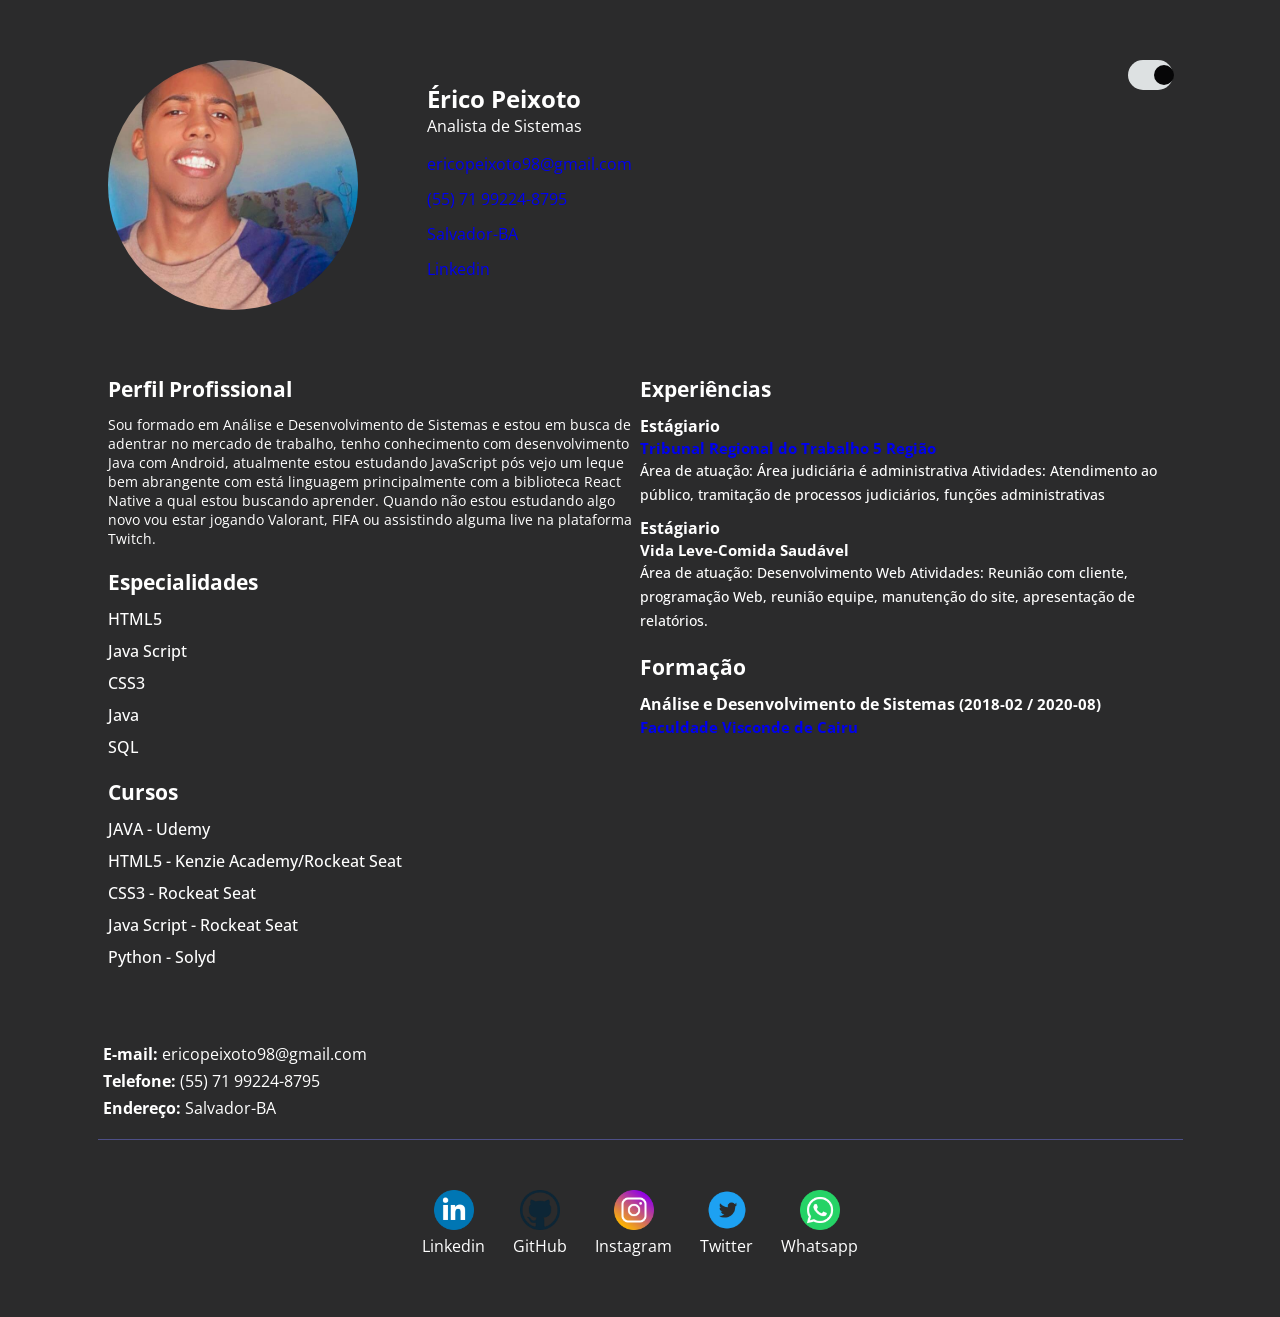
<file: index.html>
<!DOCTYPE html>
<html lang="pt-br">

<head>
    <meta charset="UTF-8">
    <meta http-equiv="X-UA-Compatible" content="IE=edge">
    <meta name="viewport" content="width=device-width, initial-scale=1.0">
    <title>Portfólio</title>
    <link rel="stylesheet" href="./assets/css/style.css">
    <link rel="preconnect" href="https://fonts.gstatic.com">
    <link href="https://fonts.googleapis.com/css2?family=Open+Sans:wght@400;600&display=swap" rel="stylesheet"> 
</head>

<body>
    
    <input type="checkbox" class="ativar-dark" id="ativar-dark" checked >
    <div class="dark-mode">
    <header>

        <div class="container">
         
            <label for="ativar-dark">
                <span></span>
            </label>
            <div class="linha">
                <!--  CAIXA FOTO DE PERFIL-->
                <div class="coluna coluna-esquerda">
                    <figure>
                        <img src="./assets/img/minhafoto.jpg" alt="Érico Peixoto">
                        <figcaption class="hidden">Érico Peixoto</figcaption>
                    </figure>
                </div>

                <!-- INFORMAÇÕES PESSOAIS -->
                <div class="coluna coluna-direita">
                    <h1 class="meunome">Érico Peixoto</h1>
                    <p>Analista de Sistemas</p>
                    <ul>
                        <li><a href="mailto:ericopeixoto98@gmail.com">ericopeixoto98@gmail.com</a></li>
                        <li><a href="tel:5571992248795">(55) 71 99224-8795 </a></li>
                        <li><a
                                href="https://www.google.com/maps/search/salvador/@-12.8753227,-38.781846,10z/data=!3m1!4b1">Salvador-BA</a>
                        </li>
                        <li><a href="https://www.linkedin.com/in/erico-peixoto-18a043178/">Linkedin</a></li>
                    </ul>
                </div>
            </div>
        </div>
    </header>
    
    <main>
        <div class="container">
            <div class="linha">
                <!--CONTEUDO LADO ESQUERDO-->
                <div class="coluna coluna esquerda">
                    <section>
                        <h2>Perfil Profissional</h2>
                        <p>Sou formado em Análise e Desenvolvimento de Sistemas e estou em busca de adentrar no mercado de trabalho, tenho conhecimento com desenvolvimento Java com Android, 
                            atualmente estou estudando JavaScript pós vejo um leque bem abrangente com está linguagem principalmente com a biblioteca  React Native a qual estou 
                            buscando aprender. Quando não estou estudando algo novo vou estar jogando Valorant, FIFA ou assistindo alguma live na plataforma Twitch. 
                        </p>
                    </section>
                    <section>
                        <h2>Especialidades</h2>
                        <ul>
                            <li>HTML5</li>
                            <li>Java Script</li>
                            <li>CSS3</li>
                            <li>Java</li>
                            <li>SQL</li>
                        </ul>
                    </section>
                    <section>
                        <h2>Cursos</h2>
                        <ul>
                            <li>JAVA - Udemy </li>
                            <li>HTML5 - Kenzie Academy/Rockeat Seat</li>
                            <li>CSS3 - Rockeat Seat</li>
                            <li>Java Script - Rockeat Seat</li>
                            <li>Python - Solyd</li>
                        </ul>
                    </section>
                </div>

                <!--CONTEUDO LADO DIREITO-->
                <div class="coluna coluna direita">
                    <section>
                        <h2>Experiências</h2>
                        <ul>
                            <li>
                                <h3>Estágiario</h3>
                                <strong><a href="https://www.trt5.jus.br/" target="_blank">Tribunal Regional do Trabalho
                                        5 Região</a> </strong>
                                <p>Área de atuação: Área judiciária é administrativa
                                    Atividades: Atendimento ao público, tramitação de processos judiciários, funções
                                    administrativas</p>
                            </li>
                            <li>
                                <h3>Estágiario</h3>
                                <strong>Vida Leve-Comida Saudável </strong>
                                <p>Área de atuação: Desenvolvimento Web
                                    Atividades: Reunião com cliente, programação Web, reunião equipe, manutenção
                                    do site, apresentação de relatórios.</p>
                            </li>
                        </ul>

                    </section>

                    <section>
                        <h2>Formação</h2>
                        <ul>
                            <li>
                                <p>
                                <h3>Análise e Desenvolvimento de Sistemas <strong> (2018-02 / 2020-08)</strong></h3>
                                <p><strong><a href="https://www.cairu.br/" target="_blank"> Faculdade Visconde de Cairu</a></strong></p>
                            </p>

                            </li>
                        </ul>
                    </section>
                </div>
            </div>
        </div>
    </main>

    <footer>
        <div class="container">
            <!-- INFORMAÇÕES DE CONTATO-->
            <nav>
                <ul class="info-contato">
                    <li><a href="mailto:ericopeixoto98@gmail.com"><strong> E-mail:</strong> ericopeixoto98@gmail.com</a></li>
                    <li><a href="tel:5571992248795"><strong>Telefone:</strong> (55) 71 99224-8795 </a></li>
                    <li><a href="https://www.google.com/maps/search/salvador/@-12.8753227,-38.781846,10z/data=!3m1!4b1"><strong>Endereço:</strong> 
                            Salvador-BA</a></li>
                </ul>
            </nav>
            <!--REDES SOCIAIS -->
            <nav>
                <ul class="redes-sociais">
                    <li>
                        <a href="https://www.linkedin.com/in/erico-peixoto-18a043178/" target="_blank">
                            <img src="./assets/img/link.png" alt="Linkedin">
                            <p>Linkedin</p>
                        </a>
                    </li>
                    <li>
                        <a href="https://github.com/Riko098" target="_blank">
                            <img src="./assets/img/git.png" alt="GitHub">
                            <p>GitHub</p>
                        </a>
                    </li>
                    <li>
                        <a href="https://www.instagram.com/ericopxt/" target="_blank">
                            <img src="./assets/img/insta.png" alt="Instagram">
                            <p>Instagram</p>
                        </a>
                    </li>
                    <li>
                        <a href="https://twitter.com/LekoPxt" target="_blank">
                            <img src="./assets/img/tt.png" alt="Twitter">
                            <p>Twitter</p>
                        </a>
                    </li>
                    <li>
                        <a href="https://web.whatsapp.com/send?phone=557192248795" target="_blank">
                            <img src="./assets/img/wpp.png" alt="Whatsapp">
                            <p>Whatsapp</p>
                        </a>
                    </li>
                </ul>
            </nav>

        </div>
    </footer>
</div>

</body>

</html>
</file>
<file: assets/css/style.css>
html, body, figure, img, div, input, textarea, p, h1, h2, h3, h4, h5, h6, ul, li, a,main, footer{
    margin: 0;
    padding: 0;
    box-sizing: border-box;
    list-style: none;
    text-decoration: none;
 }
 :root{
     --corBackgroundPrimaria:#45dbfc;
     --corBackgroundSecundaria:#182c7a;
     --corTextPrimaria:#525354;
     --corTextSecundaria:#000;
 }
.hidden{
    display: none;
}
.coluna{
    flex-basis: 50%;
}
 /*BODY*/
body{
    font-family: 'Open Sans', sans-serif;
   
    
}
 /*HEADER*/
header{
    background-color:var(--corBackgroundPrimaria); 
    padding: 30px 30px 0px;
}
header .container{
    background-color: white;
}
header .linha{
    align-items: center;
}
header .coluna-esquerda{
    flex-basis: 30%;
}
header .coluna-direita{
    flex-basis: 70%;
   text-align: center;
}
header .coluna img {
    max-width: 100%;   
}
header .coluna h1{
    font-size: 1.5rem;  
    
}
header .coluna ul{
    margin: 16px 0 0;   
}
header .coluna p{
    font-size: 1rem;
    color: var(--corTextPrimaria);   
}
header .coluna ul li{
    margin: 0 0 13px;
    --corTextSecundaria:#000;
}
header .coluna ul li a{
    font-size: 1rem;
    --corTextSecundaria:#000;
}
/*FOOTER*/
footer{
    background-color: var(--corBackgroundSecundaria);

}
footer .container{
    padding: 20px;
}
footer nav ul li a{
    color: white;
}
footer nav .info-contato li {
    margin: 5px;
}
footer nav .redes-sociais{   
    border-top: 1px solid rgb(81 83 144 / 92%);
    margin: 20px 0 40px;
    padding: 50px 0 0; 
    text-align: center;
}
footer nav .redes-sociais li{
    text-align: center;
    margin: 15px 28px;
    display: inline-block;
}
footer nav .redes-sociais li a img{
    width: 40px;
}
 /*PAGINA INICIAL*/
 main .coluna{
     padding: 20px;
     color: var(--corTextSecundaria);
 }
 main .coluna section{
    margin: 0 0 20px;
    min-height: 107px; 
    color: --corTextSecundaria;  
}
 main .coluna section h2{
     font-size: 1.3rem;
     margin: 0 0 12px;    
 }
 main .coluna section p{
     font-size: 0.9rem;
     color: var(--corTextPrimaria);    
 }
 main .coluna section ul li{
    margin: 5px 0 10px;
    font-weight: 500;
}
 main .coluna section ul li h3{
    font-size: 1.0em;
 }
 main .coluna section ul li strong{
     font-size: 15px;
 }
 main .coluna section ul li p{
    line-height: 1.5rem;
 }

 /*EXTRAS*/
 .ativar-dark{
     width: 50px;
     height: 50px;
     display: none;
    }
 


.ativar-dark:checked ~ .dark-mode{
    --corBackgroundPrimaria:#262727;
    --corBackgroundSecundaria:#2b2b2c;
    --corTextPrimaria:#ffffff;
    --corTextSecundaria:#ffffff;
}
.ativar-dark:checked ~.dark-mode .meunome{
    color: #ffffff;
}
.ativar-dark:checked ~.dark-mode main{
    background-color:var(--corBackgroundSecundaria);   
}
.ativar-dark:checked ~ .dark-mode header{
    background-color:var(--corBackgroundSecundaria);
}
.ativar-dark:checked ~.dark-mode header .container{
    background-color:var(--corBackgroundSecundaria);
}

header .container{
    position: relative;
}

.ativar-dark:checked ~ .dark-mode label{
    background-color:#dde1e2;
}
.ativar-dark:checked ~ .dark-mode span{
    background-color:#060607;
    /* margin-left: 21px;*/
    transition:all ease 3s;
    transform: translateX(21px);
}
label {
    position: absolute;
    top: 30px;
    right: 30px;
    width: 45px;
    height: 30px;
    background-color: rgb(13, 29, 82);
    border-radius: 20px;
    padding: 5px 5px;
    box-sizing: border-box;
    cursor: pointer;

}
label span{
    width: 20px;
    height: 20px;
    display: block;
    background-color: #dde1e2; 
    border-radius: 100%;
    transition:all ease 3s;
   

}

 /*@MEDIA*/
 @media only screen and (min-width: 768px){
    .linha{
        display: flex;
        flex-wrap: wrap;
        align-items: flex-start;
        justify-content: space-between;   
    }
    footer nav .redes-sociais{   
        display: flex;
        justify-content: center;
    }
    header .coluna img {
        max-width: 250px;
        border-radius: 100%;
    }
    header{
        padding: 30px 0 0;
    }
    .container{
        width: 100%;
        max-width: 1125px;
        margin: 0 auto;
        padding: 30px;
    }
    header .coluna-direita{
        flex-basis: 60%;
        text-align: left;
    }
    main .coluna{
        padding: 0px;
    }
    footer nav .redes-sociais li{
        text-align: center;
        margin: 0px 14px;
        display: initial;
    }    
 }
 @media only screen and (min-width: 991px){
    header .coluna-direita{
        flex-basis: 70%;
        text-align: left;
    }
 }
</file>
